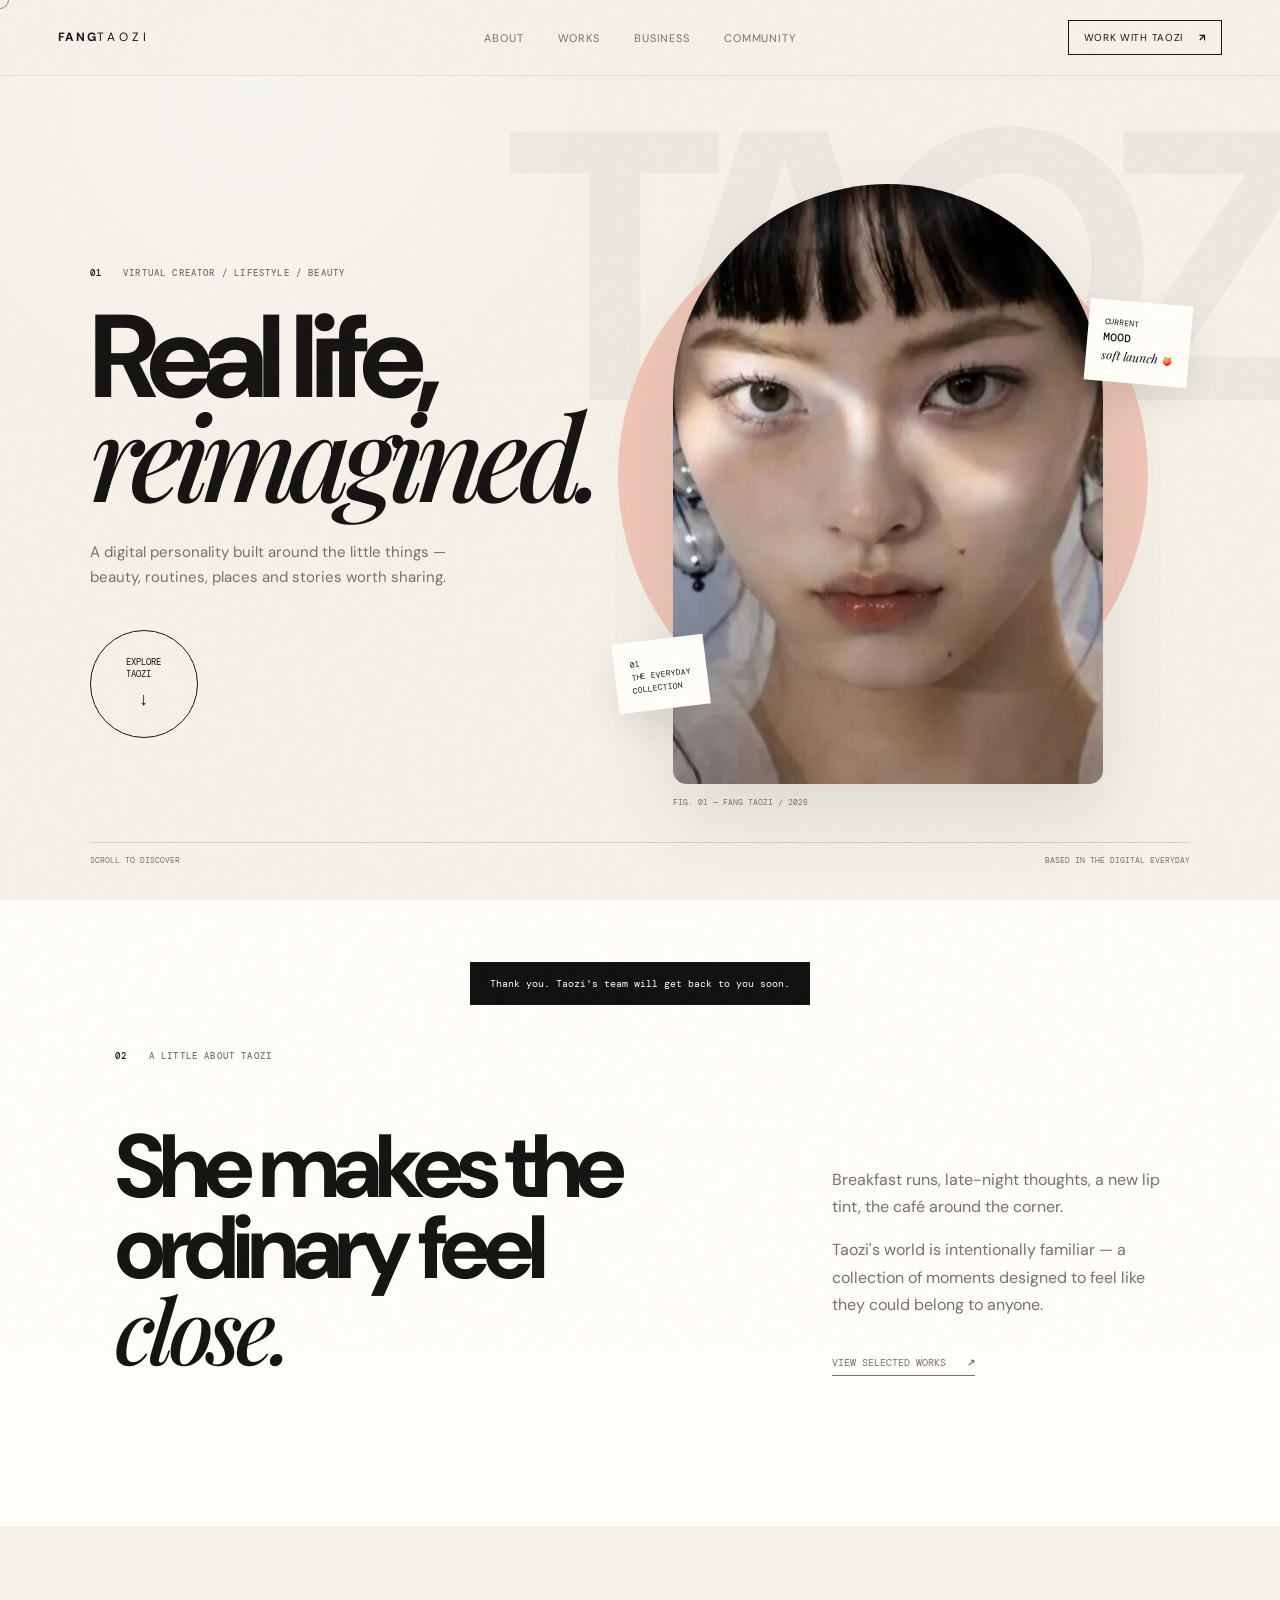
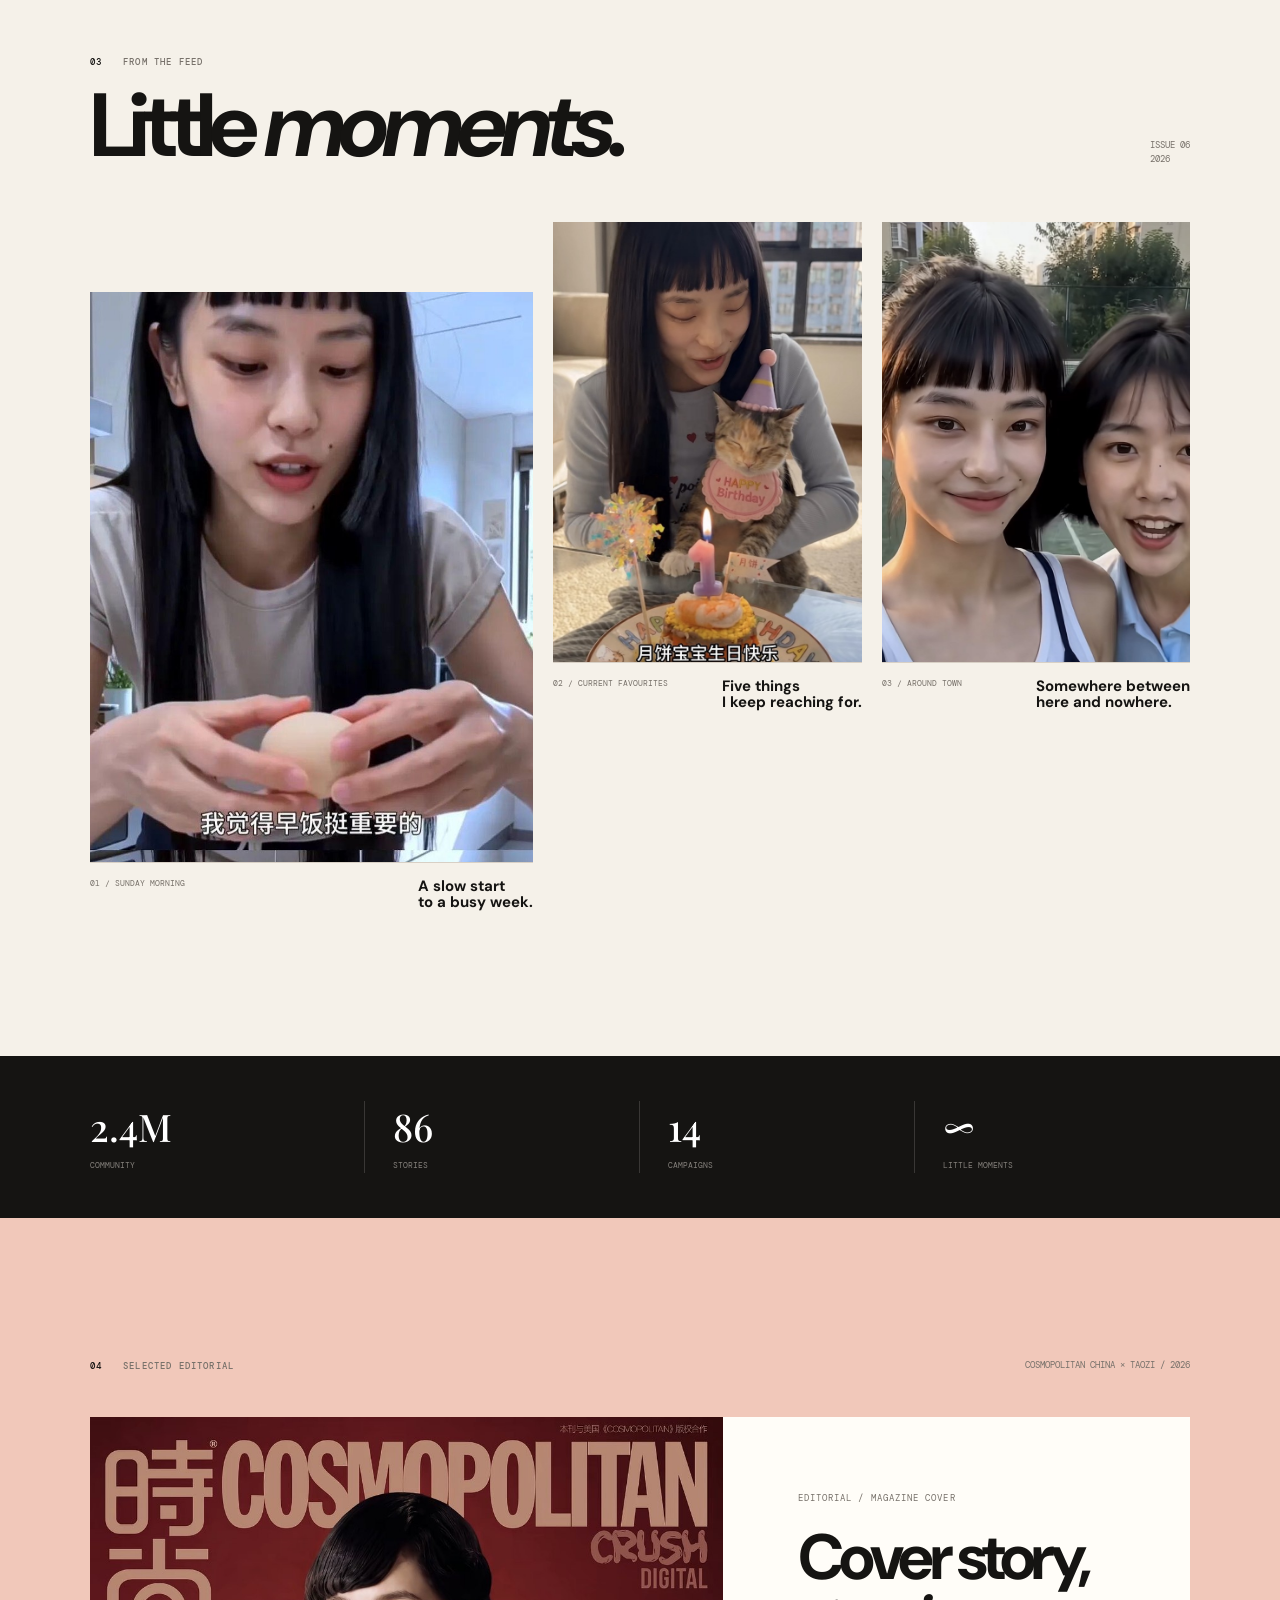
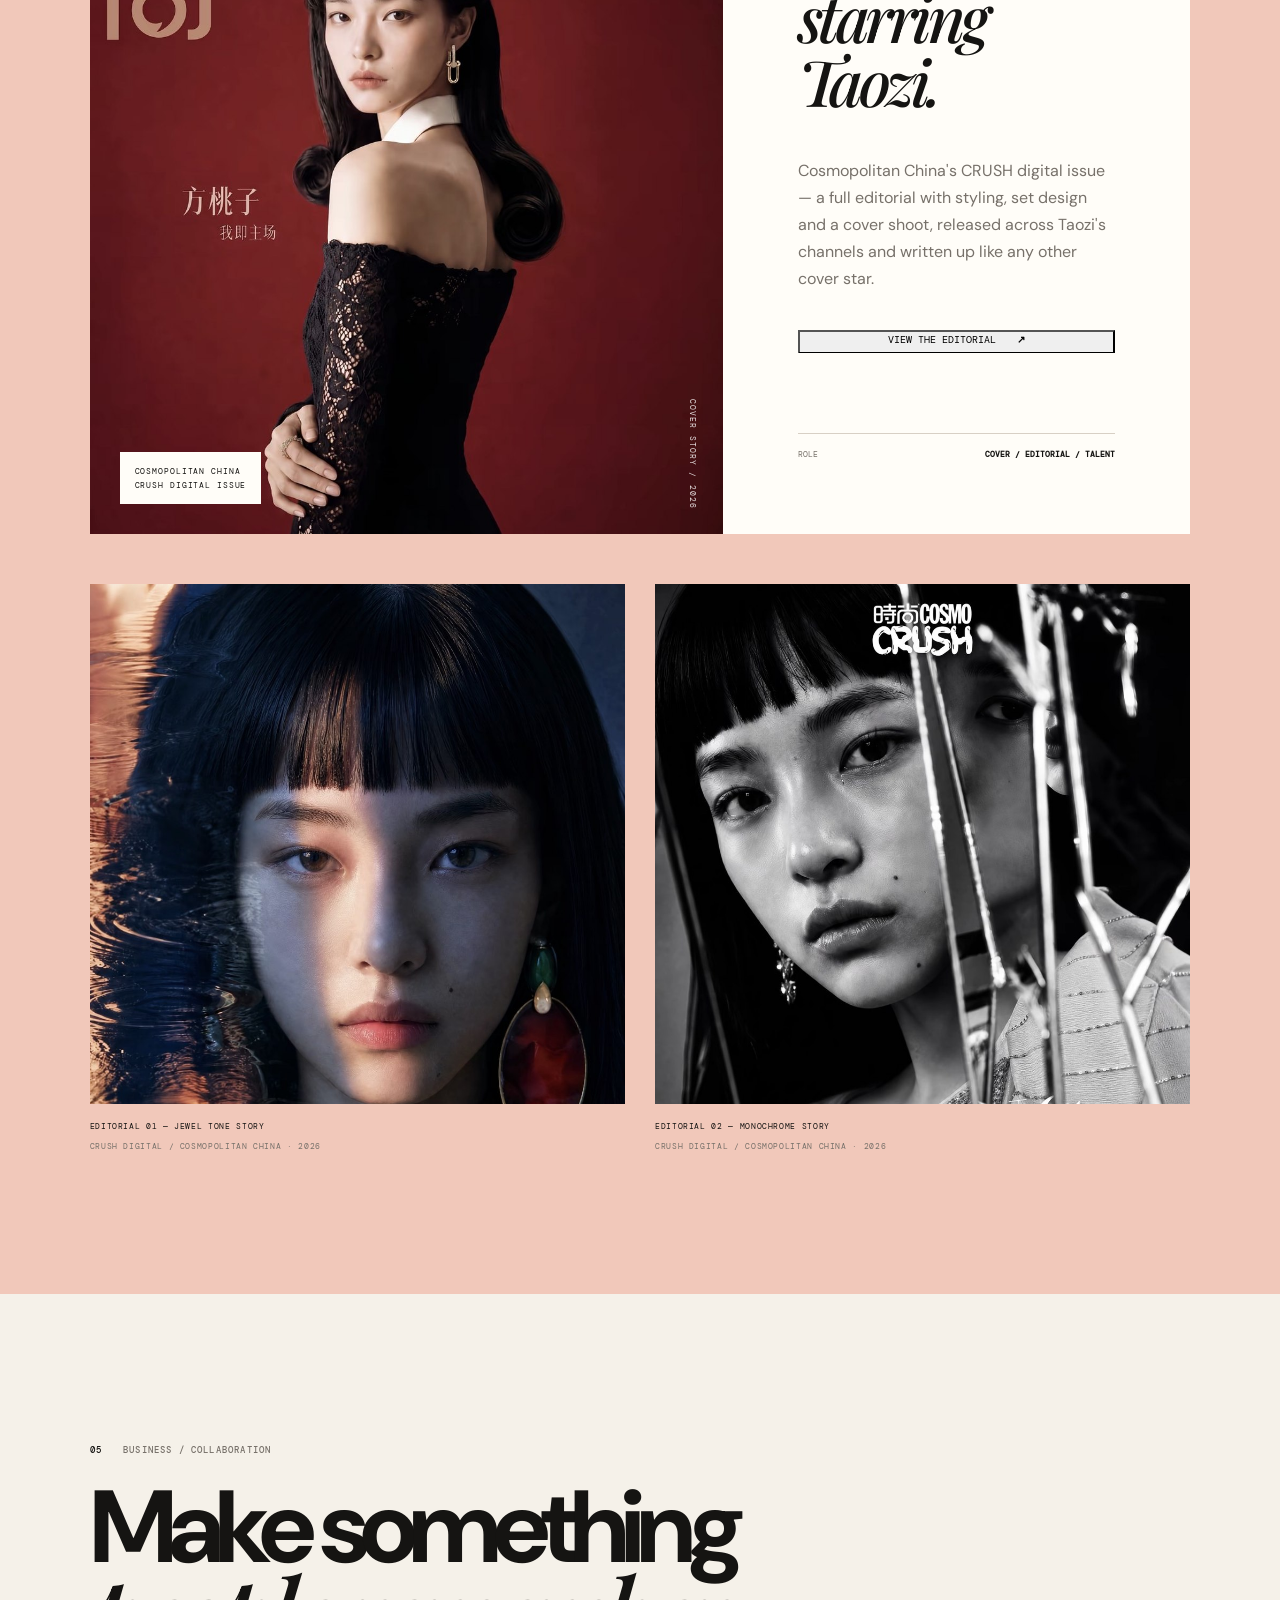
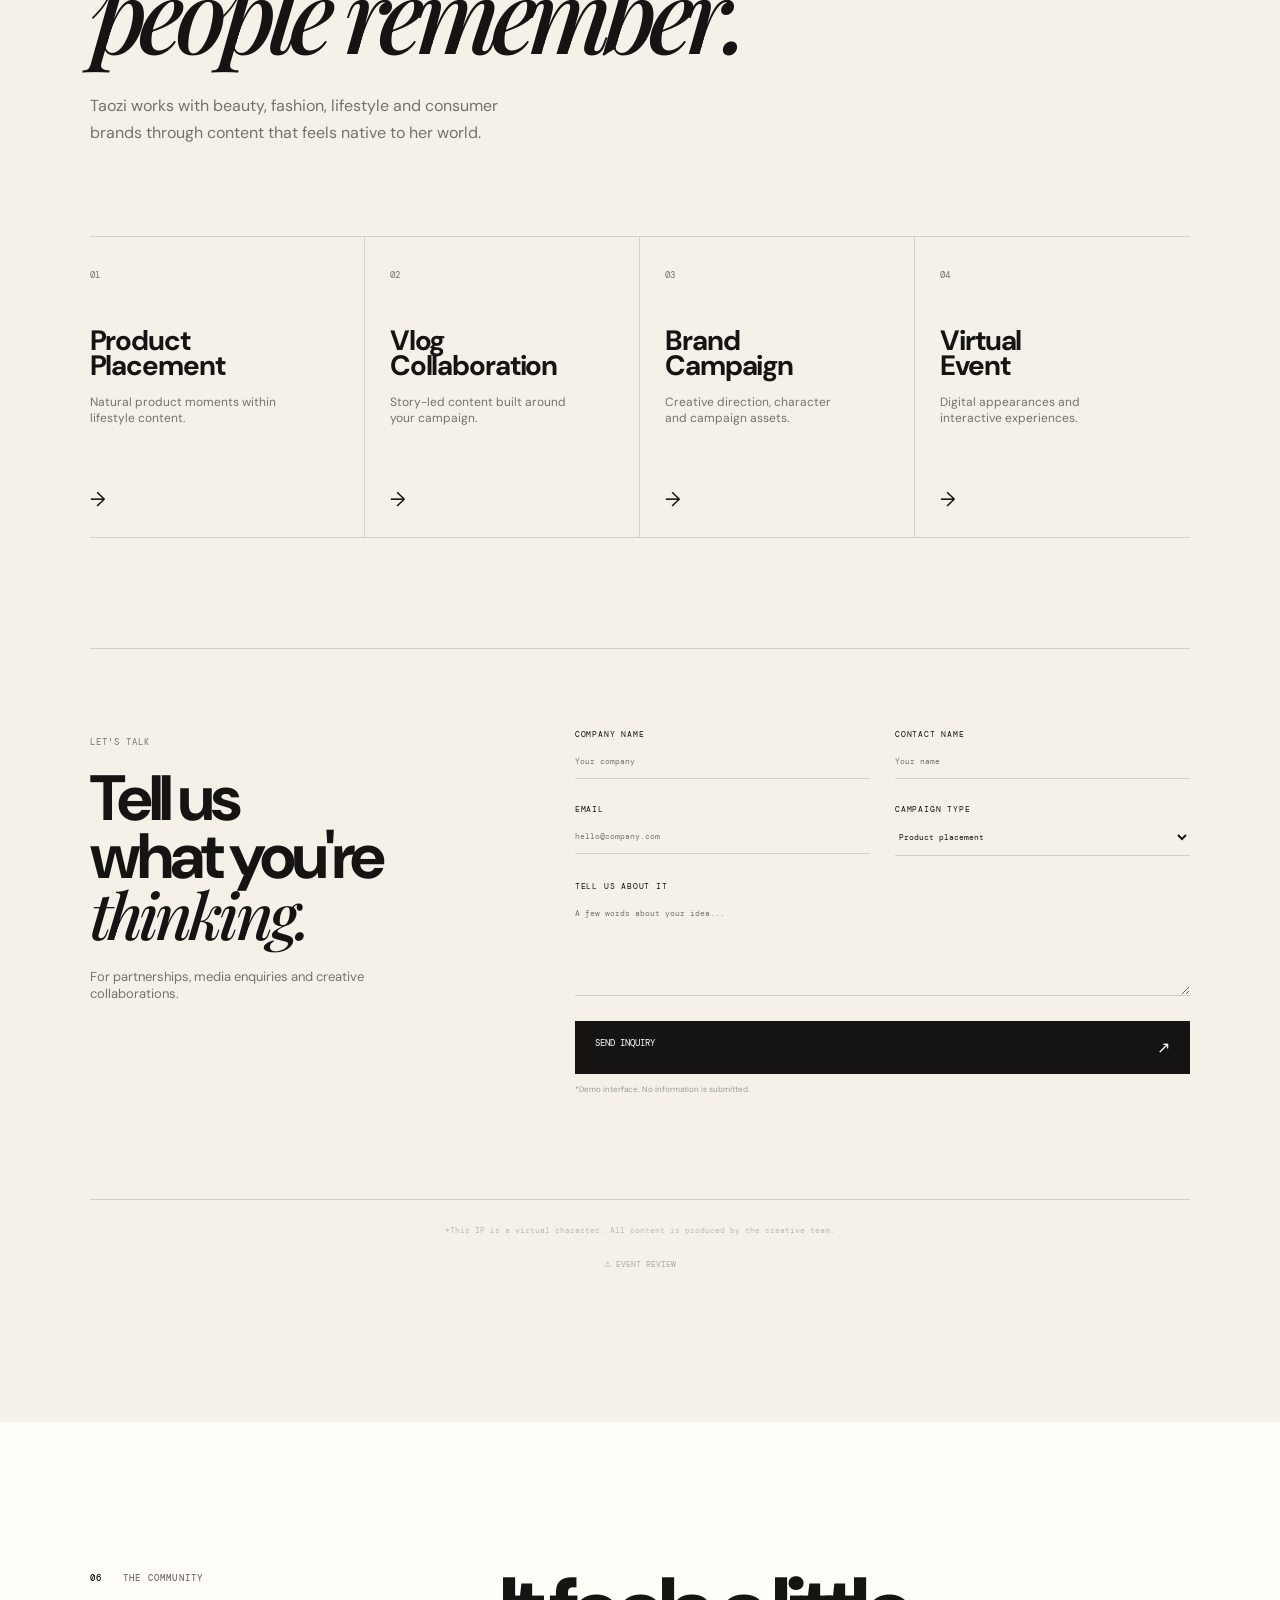
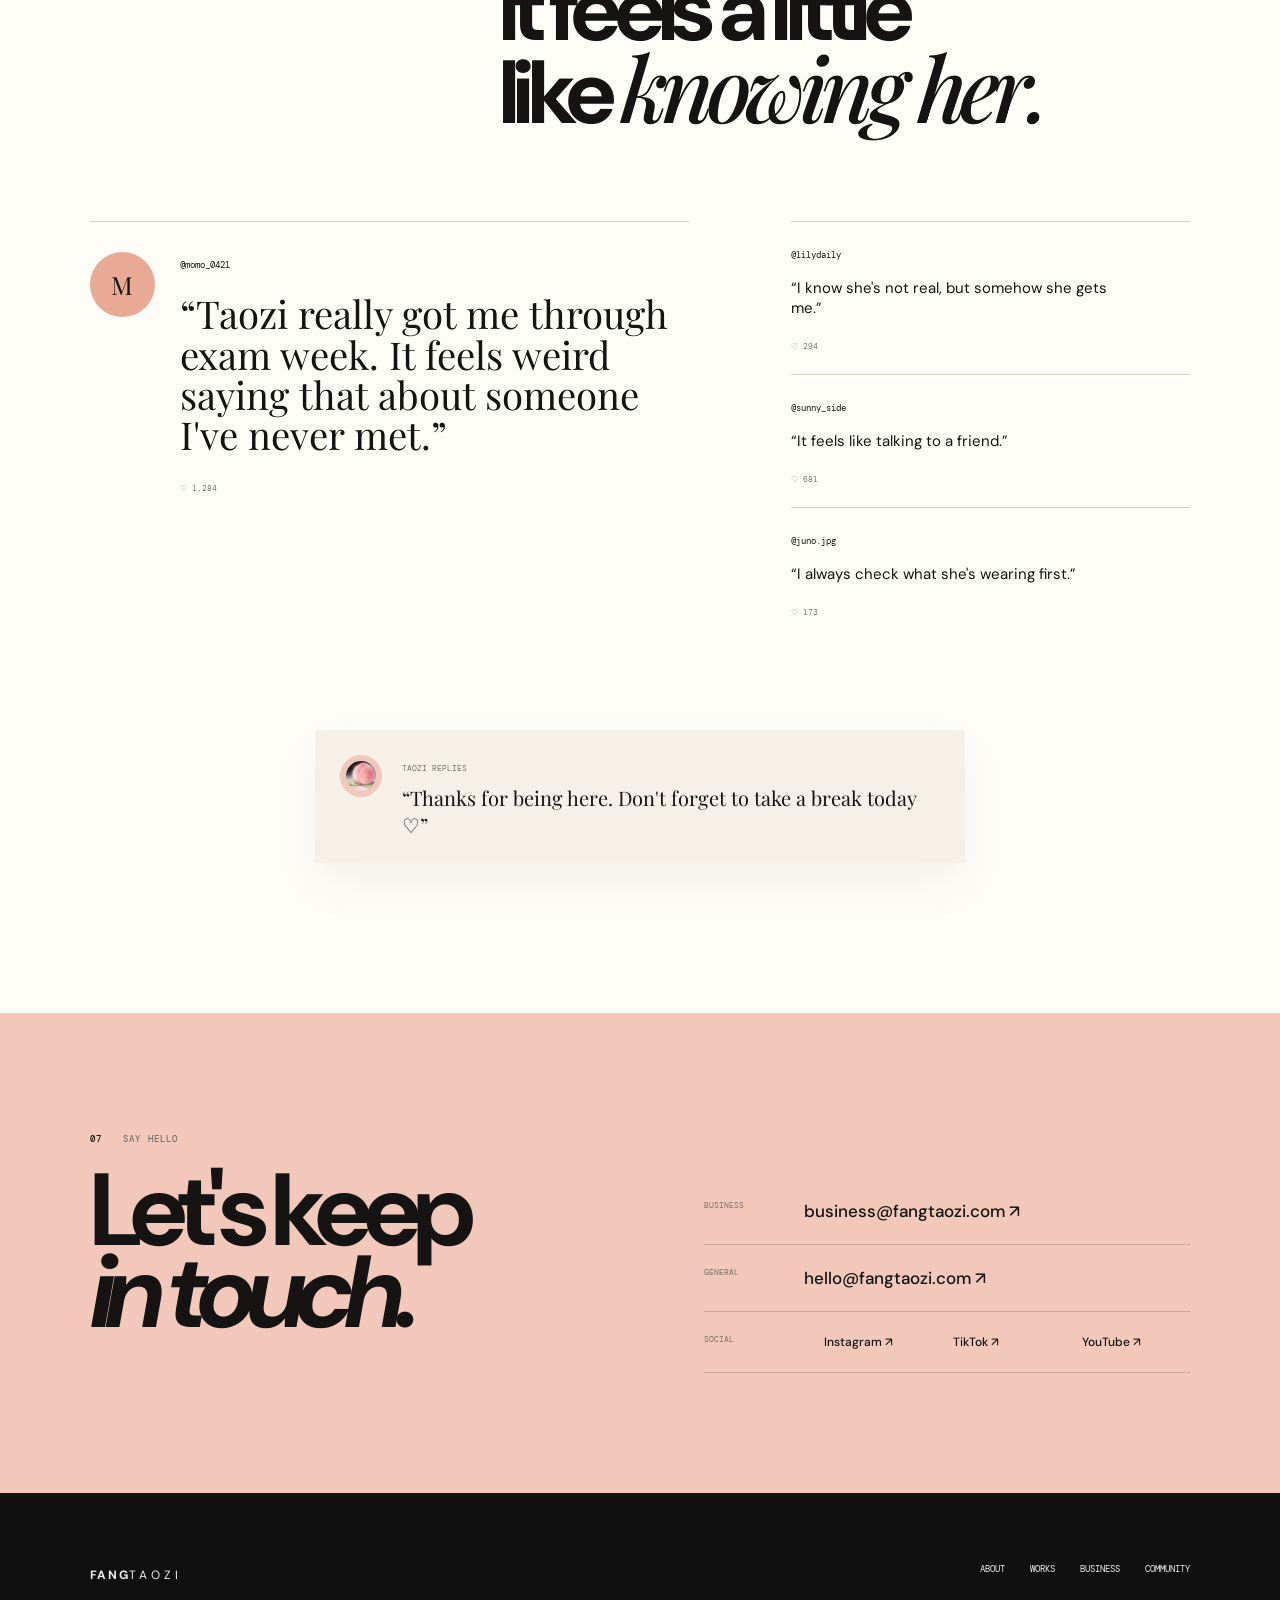
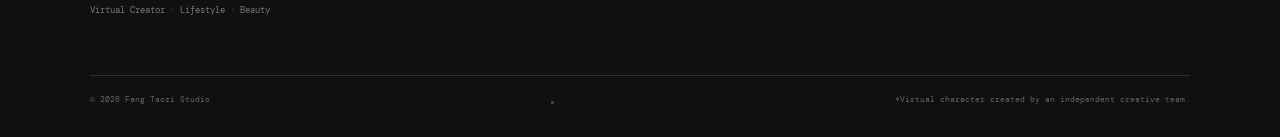
<file: index.html>
<!DOCTYPE html>
<html lang="en">
<head>
<meta charset="UTF-8">
<meta name="viewport" content="width=device-width,initial-scale=1.0">
<title>FANG TAOZI — Official Virtual Creator</title>
<meta name="description" content="Fang Taozi — virtual creator, lifestyle, beauty and brand collaborations.">
<link rel="preconnect" href="https://fonts.googleapis.com">
<link rel="preconnect" href="https://fonts.gstatic.com" crossorigin>
<link href="https://fonts.googleapis.com/css2?family=DM+Mono:wght@400;500&family=DM+Sans:wght@400;500;600;700&family=Playfair+Display:ital,wght@0,500;0,600;1,500;1,600&display=swap" rel="stylesheet">
<link rel="stylesheet" href="style.css">
<link rel="icon" type="image/jpeg" href="assets/taozi-avatar-180.jpg">
</head>
<body>
<div class="grain"></div>
<div class="cursor" id="cursor"></div>

<header class="site-nav" id="nav">
  <a href="#home" class="wordmark">FANG<span>TAOZI</span></a>
  <nav class="desktop-nav">
    <a href="#about">About</a><a href="#works">Works</a><a href="#business">Business</a><a href="#community">Community</a>
  </nav>
  <a href="#business" class="nav-pill">Work with Taozi <b>↗</b></a>
  <button class="hamburger" id="hamburger">☰</button>
</header>

<main>
<section class="hero" id="home">
  <div class="hero-bg-word">TAOZI</div>
  <div class="hero-copy">
    <div class="eyebrow"><span>01</span> VIRTUAL CREATOR / LIFESTYLE / BEAUTY</div>
    <h1>Real life,<br><i>reimagined.</i></h1>
    <p class="hero-lead">A digital personality built around the little things — beauty, routines, places and stories worth sharing.</p>
    <a class="circle-arrow" href="#about"><span>Explore<br>Taozi</span><b>↓</b></a>
  </div>
  <div class="hero-art">
    <div class="sun"></div>
    <div class="portrait-wrap">
      <div class="portrait">
        <img class="portrait-img" src="assets/taozi-hero.jpg" alt="Fang Taozi — virtual creator portrait">
      </div>
      <div class="portrait-caption">FIG. 01 — FANG TAOZI / 2026</div>
    </div>
    <div class="sticker sticker-a">CURRENT<br><b>MOOD</b><br><i>soft launch</i> 🍑</div>
    <div class="sticker sticker-b">01<br><span>THE EVERYDAY<br>COLLECTION</span></div>
  </div>
  <div class="hero-bottom"><span>SCROLL TO DISCOVER</span><span>BASED IN THE DIGITAL EVERYDAY</span></div>
</section>

<section class="manifesto" id="about">
  <div class="eyebrow"><span>02</span> A LITTLE ABOUT TAOZI</div>
  <div class="manifesto-grid">
    <h2>She makes the<br>ordinary feel <i>close.</i></h2>
    <div class="manifesto-copy">
      <p>Breakfast runs, late-night thoughts, a new lip tint, the café around the corner.</p>
      <p>Taozi's world is intentionally familiar — a collection of moments designed to feel like they could belong to anyone.</p>
      <a class="underlink" href="#works">View selected works <b>↗</b></a>
    </div>
  </div>
</section>

<section class="editorial" id="works">
  <div class="editorial-head">
    <div><div class="eyebrow"><span>03</span> FROM THE FEED</div><h2>Little <i>moments.</i></h2></div>
    <div class="issue">ISSUE 06<br>2026</div>
  </div>
  <div class="editorial-grid">
    <article class="editorial-card card-large reveal">
      <div class="photo photo-01"><img src="assets/taozi-vlog-01.jpg" alt="Taozi's morning vlog — breakfast at home"></div>
      <div class="card-meta"><small>01 / SUNDAY MORNING</small><b>A slow start<br>to a busy week.</b></div>
    </article>
    <article class="editorial-card reveal">
      <div class="photo photo-02"><img src="assets/taozi-vlog-02.jpg" alt="Taozi's vlog — flowers she keeps reaching for"></div>
      <div class="card-meta"><small>02 / CURRENT FAVOURITES</small><b>Five things<br>I keep reaching for.</b></div>
    </article>
    <article class="editorial-card reveal">
      <div class="photo photo-03"><img src="assets/taozi-vlog-03.jpg" alt="Taozi's vlog — somewhere between here and nowhere"></div>
      <div class="card-meta"><small>03 / AROUND TOWN</small><b>Somewhere between<br>here and nowhere.</b></div>
    </article>
  </div>
</section>

<section class="stats-band">
  <div><b>2.4M</b><span>COMMUNITY</span></div>
  <div><b>86</b><span>STORIES</span></div>
  <div><b>14</b><span>CAMPAIGNS</span></div>
  <div><b>∞</b><span>LITTLE MOMENTS</span></div>
</section>

<section class="campaign">
  <div class="campaign-top"><div class="eyebrow"><span>04</span> SELECTED EDITORIAL</div><span class="issue">COSMOPOLITAN CHINA × TAOZI / 2026</span></div>
  <div class="campaign-layout">
    <div class="campaign-visual">
      <img class="campaign-photo" src="assets/cosmo-cover.jpg" alt="Fang Taozi on the cover of Cosmopolitan China CRUSH">
      <span class="cover-badge">COSMOPOLITAN CHINA<br>CRUSH DIGITAL ISSUE</span>
      <span class="campaign-side">COVER STORY / 2026</span>
    </div>
    <div class="campaign-text">
      <span class="mono">EDITORIAL / MAGAZINE COVER</span>
      <h2>Cover story,<br><i>starring Taozi.</i></h2>
      <p>Cosmopolitan China's CRUSH digital issue — a full editorial with styling, set design and a cover shoot, released across Taozi's channels and written up like any other cover star.</p>
      <button id="campaignOpen" class="underlink">View the editorial <b>↗</b></button>
      <div class="campaign-foot"><span>ROLE</span><b>COVER / EDITORIAL / TALENT</b></div>
    </div>
  </div>
  <div class="campaign-spread">
    <figure>
      <img src="assets/cosmo-editorial-01.jpg" alt="Cosmopolitan China CRUSH editorial — jewel tone story">
      <figcaption><b>EDITORIAL 01 — JEWEL TONE STORY</b>CRUSH DIGITAL / COSMOPOLITAN CHINA · 2026</figcaption>
    </figure>
    <figure>
      <img src="assets/cosmo-editorial-02.jpg" alt="Cosmopolitan China CRUSH editorial — monochrome story">
      <figcaption><b>EDITORIAL 02 — MONOCHROME STORY</b>CRUSH DIGITAL / COSMOPOLITAN CHINA · 2026</figcaption>
    </figure>
  </div>
</section>

<section class="business" id="business">
  <div class="business-heading">
    <div class="eyebrow"><span>05</span> BUSINESS / COLLABORATION</div>
    <h2>Make something<br><i>people remember.</i></h2>
    <p>Taozi works with beauty, fashion, lifestyle and consumer brands through content that feels native to her world.</p>
  </div>
  <div class="services">
    <div><small>01</small><h3>Product<br>Placement</h3><p>Natural product moments within lifestyle content.</p><b>→</b></div>
    <div><small>02</small><h3>Vlog<br>Collaboration</h3><p>Story-led content built around your campaign.</p><b>→</b></div>
    <div><small>03</small><h3>Brand<br>Campaign</h3><p>Creative direction, character and campaign assets.</p><b>→</b></div>
    <div><small>04</small><h3>Virtual<br>Event</h3><p>Digital appearances and interactive experiences.</p><b>→</b></div>
  </div>
  <div class="business-form-wrap">
    <div class="form-intro"><span class="mono">LET'S TALK</span><h3>Tell us<br>what you're <i>thinking.</i></h3><p>For partnerships, media enquiries and creative collaborations.</p></div>
    <form id="businessForm">
      <label>Company name<input required placeholder="Your company"></label>
      <label>Contact name<input required placeholder="Your name"></label>
      <label>Email<input required type="email" placeholder="hello@company.com"></label>
      <label>Campaign type<select><option>Product placement</option><option>Vlog collaboration</option><option>Brand campaign</option><option>Virtual event</option></select></label>
      <label class="wide">Tell us about it<textarea placeholder="A few words about your idea..."></textarea></label>
      <button class="submit-button" type="submit">Send inquiry <span>↗</span></button>
      <small class="form-note">*Demo interface. No information is submitted.</small>
    </form>
  </div>
  <div class="tiny-door">
    <p>*This IP is a virtual character. All content is produced by the creative team.</p>
    <a href="backstage.html" aria-label="Open studio archive">⚠ EVENT REVIEW</a>
  </div>
  </section>

<section class="community" id="community">
  <div class="community-top">
    <div class="eyebrow"><span>06</span> THE COMMUNITY</div>
    <h2>It feels a little<br>like <i>knowing her.</i></h2>
  </div>
  <div class="community-grid">
    <div class="comment-main">
      <div class="avatar">M</div><div><small>@momo_0421</small><p>“Taozi really got me through exam week. It feels weird saying that about someone I've never met.”</p><span>♡ 1,284</span></div>
    </div>
    <div class="comment-side">
      <article><b>@lilydaily</b><p>“I know she's not real, but somehow she gets me.”</p><small>♡ 294</small></article>
      <article><b>@sunny_side</b><p>“It feels like talking to a friend.”</p><small>♡ 681</small></article>
      <article><b>@juno.jpg</b><p>“I always check what she's wearing first.”</p><small>♡ 173</small></article>
    </div>
  </div>
  <div class="reply"><div class="peach-dot"><img src="assets/taozi-avatar-180.jpg" alt="Taozi avatar"></div><div><small>TAOZI REPLIES</small><p>“Thanks for being here. Don't forget to take a break today ♡”</p></div></div>
</section>

<section class="contact">
  <div class="contact-left"><div class="eyebrow"><span>07</span> SAY HELLO</div><h2>Let's keep<br><i>in touch.</i></h2></div>
  <div class="contact-right">
    <a href="mailto:business@fangtaozi.com"><small>BUSINESS</small><b>business@fangtaozi.com ↗</b></a>
    <a href="mailto:hello@fangtaozi.com"><small>GENERAL</small><b>hello@fangtaozi.com ↗</b></a>
    <div class="social-row"><small>SOCIAL</small><b>Instagram ↗</b><b>TikTok ↗</b><b>YouTube ↗</b></div>
  </div>
</section>

<footer>
  <div class="footer-brand"><a href="#home" class="wordmark">FANG<span>TAOZI</span></a><p>Virtual Creator · Lifestyle · Beauty</p></div>
  <div class="footer-nav"><a href="#about">About</a><a href="#works">Works</a><a href="#business">Business</a><a href="#community">Community</a></div>
  <div class="footer-bottom"><span>© 2026 Fang Taozi Studio</span><a class="secret-door" href="backstage.html" aria-label="Open studio archive">·</a><span>*Virtual character created by an independent creative team.</span></div>
</footer>

<div class="modal" id="modal"><div class="modal-card"><button id="modalClose">×</button><small class="mono">COSMOPOLITAN CHINA × TAOZI / 2026</small><h2>Cover story,<br><i>starring Taozi.</i></h2><div class="campaign-sheet"><div><span>ISSUE</span><b>CRUSH DIGITAL / COSMOPOLITAN CHINA</b></div><div><span>FORMAT</span><b>COVER + 4-PAGE EDITORIAL</b></div><div><span>ROLE</span><b>CREATIVE DIRECTION / STYLING / COVER TALENT</b></div><div><span>RELEASED</span><b>2026</b></div></div><p>Produced the way any cover is — crew, set, styling, retouch — and Taozi can shoot the whole issue in a single day.</p></div></div>
<div class="toast" id="toast">Thank you. Taozi's team will get back to you soon.</div>
<script src="script.js"></script>
</body>
</html>
</file>
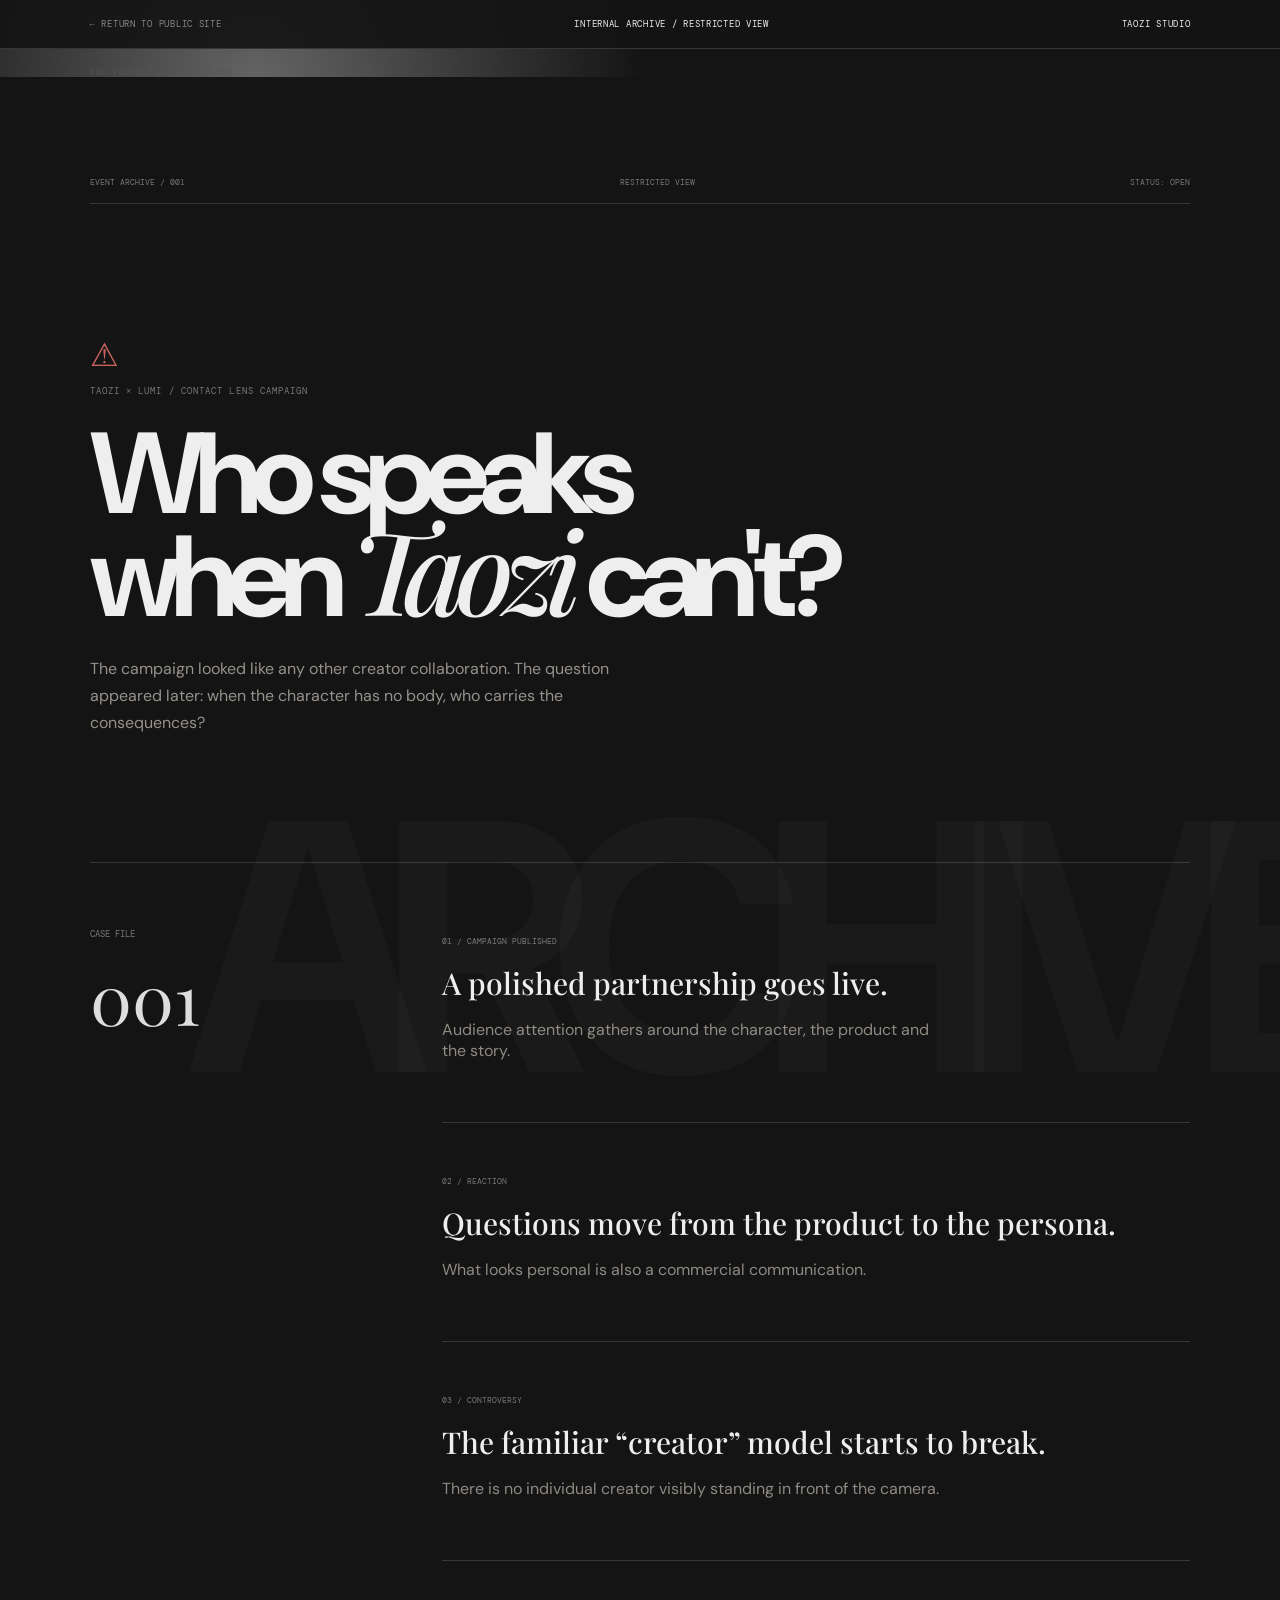
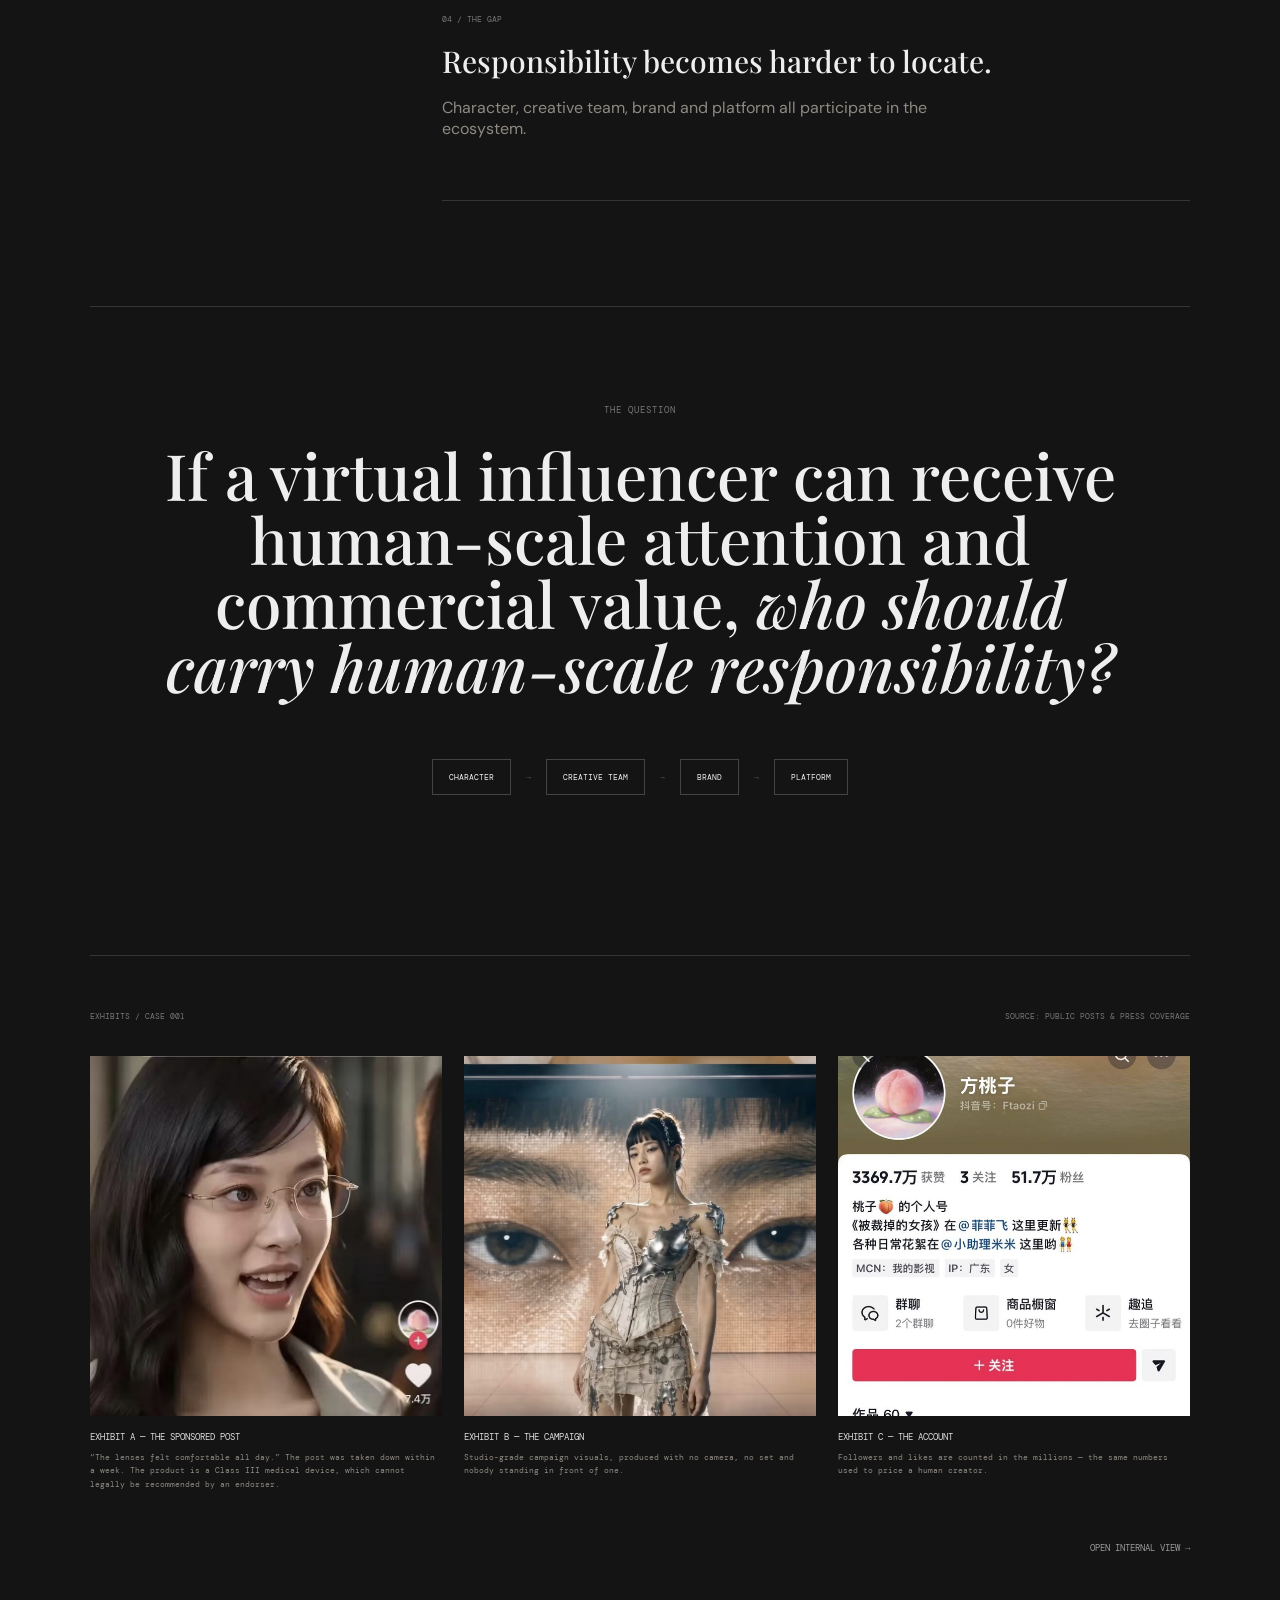
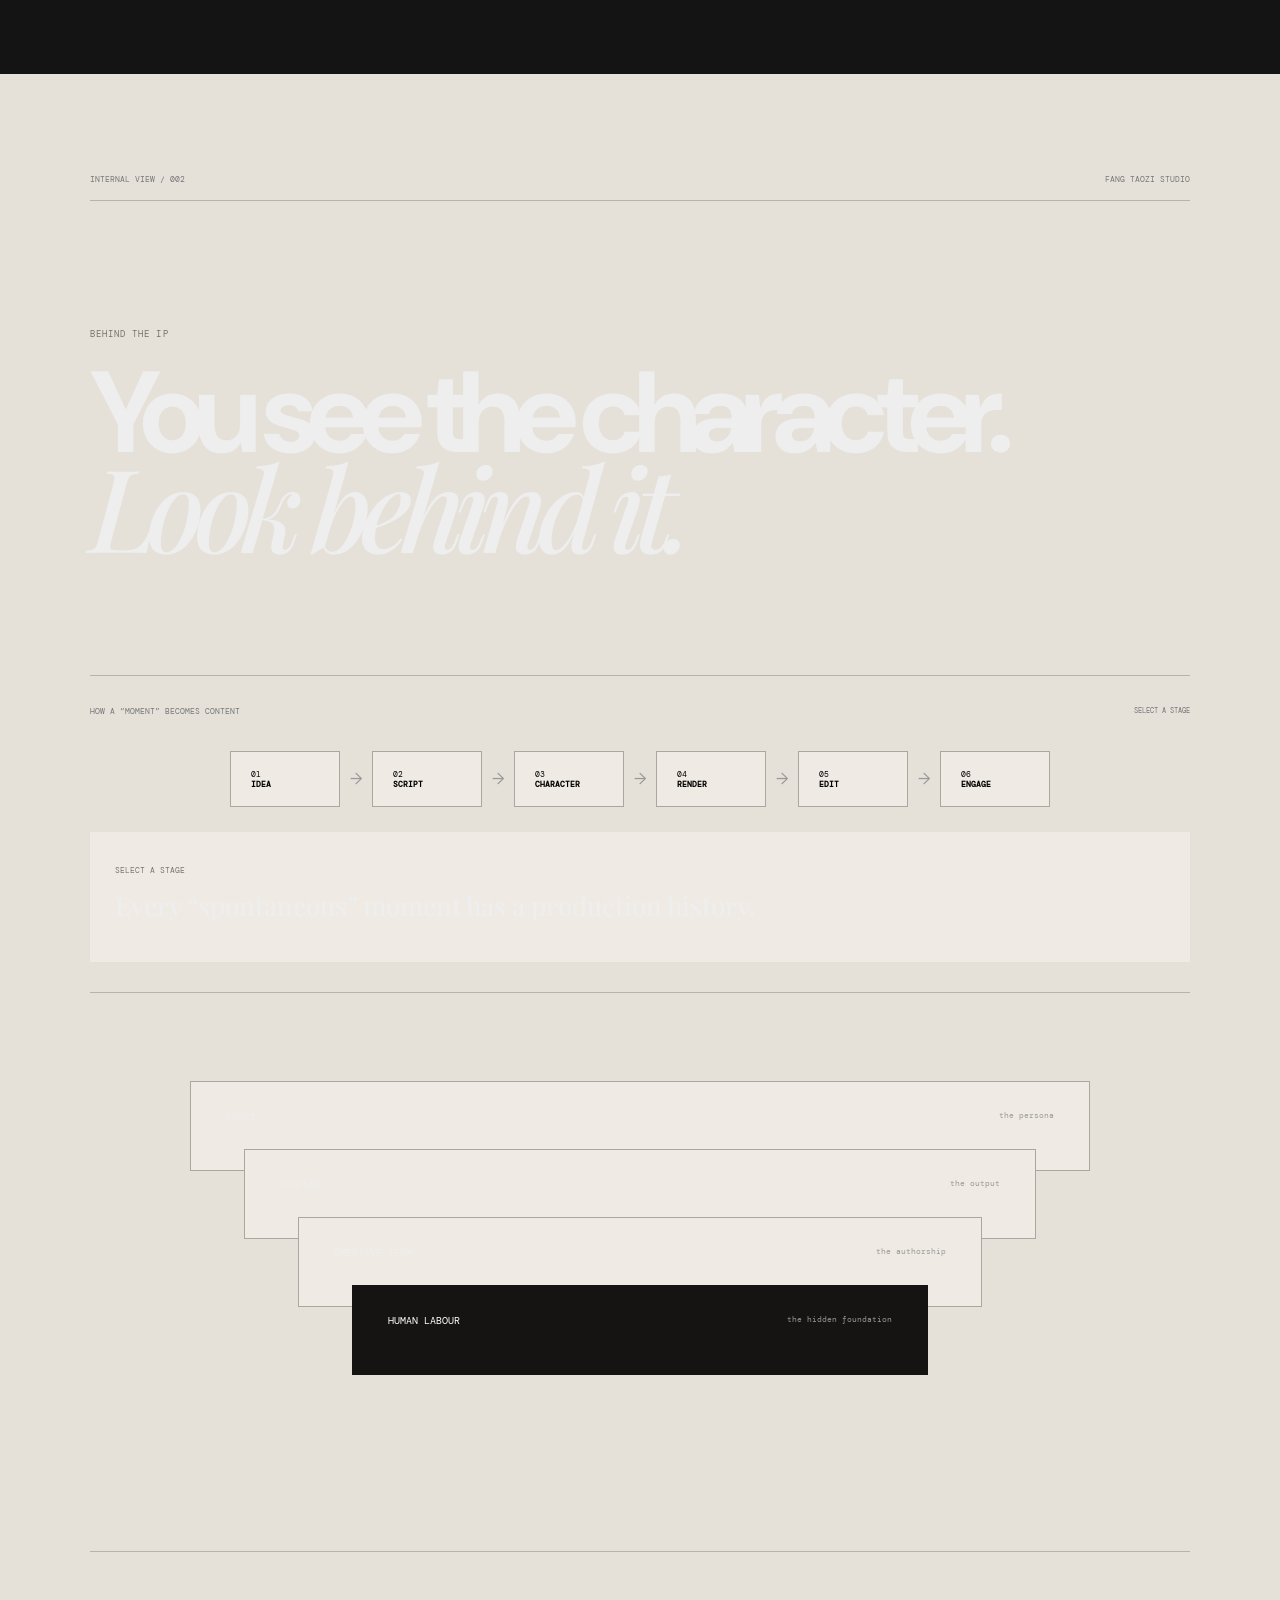
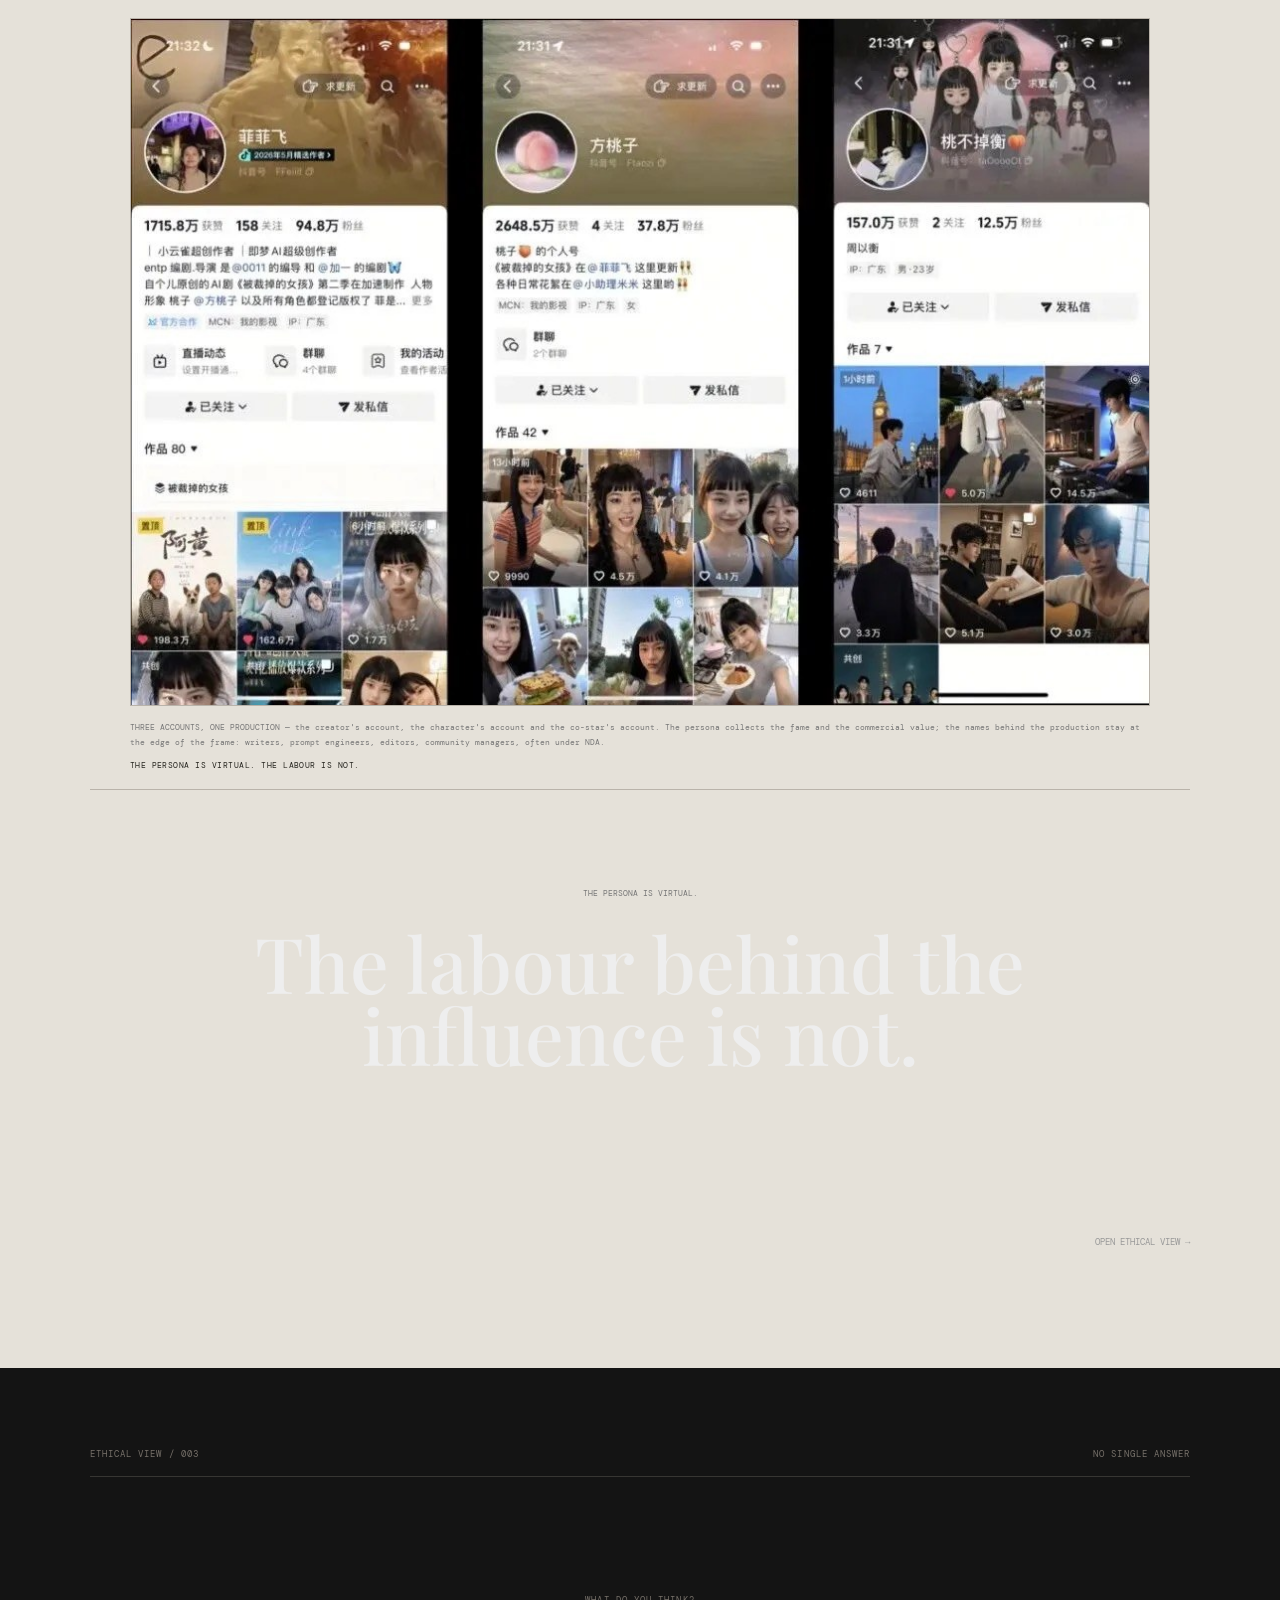
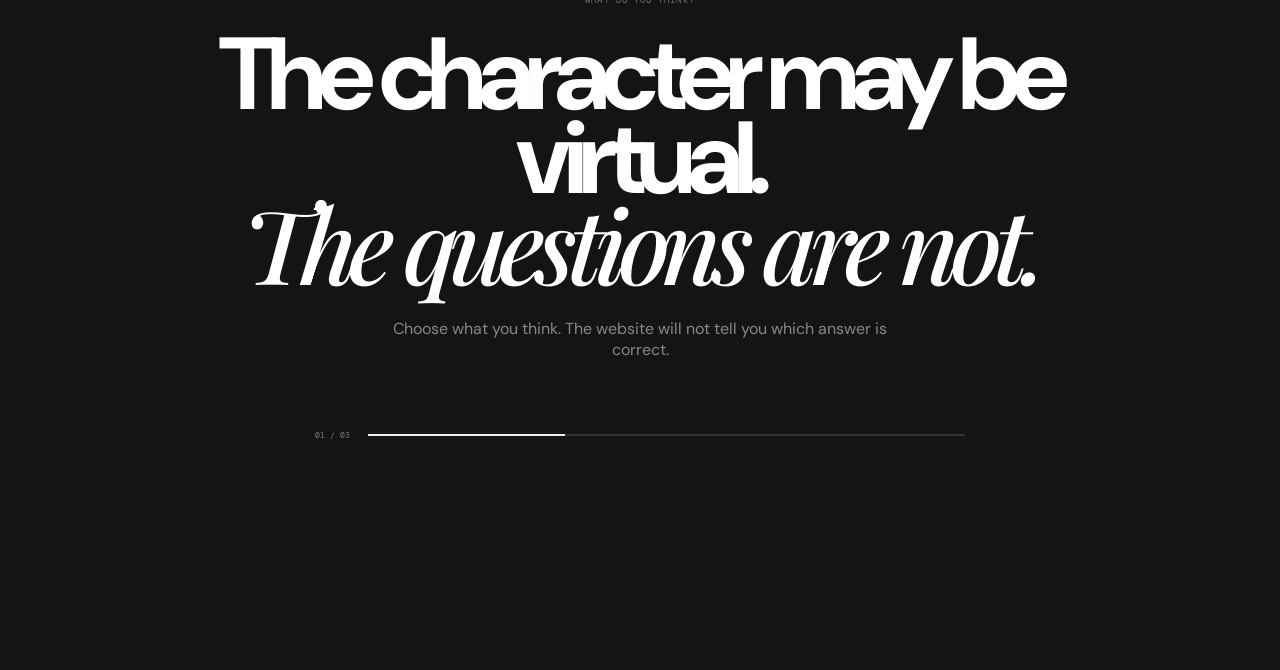
<file: backstage.html>
<!DOCTYPE html>
<html lang="en">
<head>
<meta charset="UTF-8">
<meta name="viewport" content="width=device-width, initial-scale=1.0">
<title>Internal Archive — Fang Taozi</title>
<link rel="preconnect" href="https://fonts.googleapis.com">
<link rel="preconnect" href="https://fonts.gstatic.com" crossorigin>
<link href="https://fonts.googleapis.com/css2?family=DM+Mono:wght@400;500&family=DM+Sans:wght@400;500;600;700&family=Playfair+Display:ital,wght@0,500;0,600;1,500;1,600&display=swap" rel="stylesheet">
<link rel="stylesheet" href="style.css">
<style>
body{margin:0;background:#141414;color:#eee}.backstage-page{min-height:100vh}.backstage-head{position:sticky;top:0;z-index:20;background:rgba(20,20,20,.92);backdrop-filter:blur(14px);border-bottom:1px solid #373633;padding:18px 7vw;display:flex;justify-content:space-between;align-items:center;font:9px var(--mono);letter-spacing:.08em}.backstage-head a{color:#eee;text-decoration:none}.backstage-head .back{color:#888}.backstage-head .back:hover{color:#fff}.archive,.behind,.questions{margin:0}.secret-note{position:fixed;right:20px;bottom:16px;font:8px var(--mono);color:#444;z-index:30}.archive-next{text-decoration:none}.archive-next:hover{text-decoration:none}.quiz-option{cursor:pointer}.secret-intro{padding:18px 7vw 0;color:#555;font:8px var(--mono);letter-spacing:.12em}
@media(max-width:700px){.backstage-head{padding:16px 6vw}.secret-intro{padding-left:6vw;padding-right:6vw}}
</style>
</head>
<body>
<div class="backstage-page">
<header class="backstage-head"><a href="index.html" class="back">← RETURN TO PUBLIC SITE</a><span>INTERNAL ARCHIVE / RESTRICTED VIEW</span><span>TAOZI STUDIO</span></header>
<div class="secret-intro">YOU FOUND THE OTHER SIDE.</div>
<section class="archive" id="archive">
  <div class="archive-noise"></div>
  <div class="archive-bar"><span>EVENT ARCHIVE / 001</span><span>RESTRICTED VIEW</span><span>STATUS: OPEN</span></div>
  <div class="archive-hero">
    <div class="warning">⚠</div>
    <p class="mono">TAOZI × LUMI / CONTACT LENS CAMPAIGN</p>
    <h2>Who speaks<br>when <i>Taozi</i> can't?</h2>
    <p class="archive-lead">The campaign looked like any other creator collaboration. The question appeared later: when the character has no body, who carries the consequences?</p>
  </div>
  <div class="case-grid">
    <div class="case-index"><span>CASE FILE</span><b>001</b></div>
    <div class="timeline">
      <article><small>01 / CAMPAIGN PUBLISHED</small><h3>A polished partnership goes live.</h3><p>Audience attention gathers around the character, the product and the story.</p></article>
      <article><small>02 / REACTION</small><h3>Questions move from the product to the persona.</h3><p>What looks personal is also a commercial communication.</p></article>
      <article><small>03 / CONTROVERSY</small><h3>The familiar “creator” model starts to break.</h3><p>There is no individual creator visibly standing in front of the camera.</p></article>
      <article><small>04 / THE GAP</small><h3>Responsibility becomes harder to locate.</h3><p>Character, creative team, brand and platform all participate in the ecosystem.</p></article>
    </div>
  </div>
  <div class="accountability">
    <span class="mono">THE QUESTION</span>
    <h3>If a virtual influencer can receive human-scale attention and commercial value, <i>who should carry human-scale responsibility?</i></h3>
    <div class="actors"><span>CHARACTER</span><i>→</i><span>CREATIVE TEAM</span><i>→</i><span>BRAND</span><i>→</i><span>PLATFORM</span></div>
  </div>
  <div class="evidence">
    <div class="evidence-head"><span>EXHIBITS / CASE 001</span><span>SOURCE: PUBLIC POSTS &amp; PRESS COVERAGE</span></div>
    <div class="evidence-grid">
      <figure>
        <img src="assets/evidence-lens-ad.jpg" alt="Screenshot of the sponsored contact lens post">
        <figcaption><b>EXHIBIT A — THE SPONSORED POST</b>“The lenses felt comfortable all day.” The post was taken down within a week. The product is a Class III medical device, which cannot legally be recommended by an endorser.</figcaption>
      </figure>
      <figure>
        <img src="assets/lumi-campaign.jpg" alt="Campaign visual produced for the character">
        <figcaption><b>EXHIBIT B — THE CAMPAIGN</b>Studio-grade campaign visuals, produced with no camera, no set and nobody standing in front of one.</figcaption>
      </figure>
      <figure>
        <img src="assets/evidence-profile.jpg" alt="Account profile page with follower and like counts">
        <figcaption><b>EXHIBIT C — THE ACCOUNT</b>Followers and likes are counted in the millions — the same numbers used to price a human creator.</figcaption>
      </figure>
    </div>
  </div>
  <a class="archive-next" href="#behind">OPEN INTERNAL VIEW →</a>
</section>
<section class="behind" id="behind">
  <div class="behind-bar"><span>INTERNAL VIEW / 002</span><span>FANG TAOZI STUDIO</span></div>
  <div class="behind-title"><span class="mono">BEHIND THE IP</span><h2>You see the character.<br><i>Look behind it.</i></h2></div>
  <div class="production">
    <div class="production-title"><span>HOW A “MOMENT” BECOMES CONTENT</span><small>SELECT A STAGE</small></div>
    <div class="stages">
      <button data-info="idea">01<br><b>IDEA</b></button><i>→</i><button data-info="script">02<br><b>SCRIPT</b></button><i>→</i><button data-info="character">03<br><b>CHARACTER</b></button><i>→</i><button data-info="render">04<br><b>RENDER</b></button><i>→</i><button data-info="edit">05<br><b>EDIT</b></button><i>→</i><button data-info="engage">06<br><b>ENGAGE</b></button>
    </div>
    <div class="stage-detail" id="stageDetail"><small>SELECT A STAGE</small><p>Every “spontaneous” moment has a production history.</p></div>
  </div>
  <div class="layer-stack">
    <div>TAOZI <small>the persona</small></div>
    <div>CONTENT <small>the output</small></div>
    <div>CREATIVE TEAM <small>the authorship</small></div>
    <div>HUMAN LABOUR <small>the hidden foundation</small></div>
  </div>
  <div class="behind-evidence">
    <figure>
      <img src="assets/evidence-accounts.jpg" alt="Three accounts: the creator's account, the character's account and the co-star's account">
      <figcaption>THREE ACCOUNTS, ONE PRODUCTION — the creator's account, the character's account and the co-star's account. The persona collects the fame and the commercial value; the names behind the production stay at the edge of the frame: writers, prompt engineers, editors, community managers, often under NDA. <b>THE PERSONA IS VIRTUAL. THE LABOUR IS NOT.</b></figcaption>
    </figure>
  </div>
  <div class="behind-statement"><small>THE PERSONA IS VIRTUAL.</small><h3>The labour behind the influence is not.</h3></div>
  <a class="archive-next" href="#questions">OPEN ETHICAL VIEW →</a>
</section>
<section class="questions" id="questions">
  <div class="question-top"><span class="mono">ETHICAL VIEW / 003</span><span class="mono">NO SINGLE ANSWER</span></div>
  <div class="question-center"><span class="mono">WHAT DO YOU THINK?</span><h2>The character may be virtual.<br><i>The questions are not.</i></h2><p>Choose what you think. The website will not tell you which answer is correct.</p></div>
  <div id="quiz">
    <div class="progress"><span id="qProgress">01 / 03</span><i><b id="progressBar"></b></i></div>
    <div id="quizQuestion"></div><div class="options" id="quizOptions"></div><div class="feedback" id="quizFeedback"></div>
  </div>
  <div id="quizFinal" class="quiz-final hidden"><span class="mono">END OF ARCHIVE</span><h3>Maybe the important question<br>isn't who is real.</h3><p>Maybe it is who becomes responsible when the effects are real.</p><a href="index.html" class="circle-arrow dark-circle">Back<br>to Taozi <b>↗</b></a></div>
</section>
</div>
<script src="backstage.js"></script>
</body>
</html>
</file>
<file: style.css>
:root{
--paper:#f5f1e9;--white:#fffdf8;--ink:#151412;--muted:#77716a;--line:#d8d0c5;
--peach:#e9aa95;--peach-light:#f1c8ba;--sage:#c1cdbd;--night:#161616;--red:#b44f45;
--sans:"DM Sans",sans-serif;--serif:"Playfair Display",serif;--mono:"DM Mono",monospace;
}
*{box-sizing:border-box}html{scroll-behavior:smooth}body{margin:0;background:var(--paper);color:var(--ink);font-family:var(--sans);overflow-x:hidden}
body:before{content:"";position:fixed;inset:0;pointer-events:none;background:radial-gradient(circle at 20% 10%,rgba(255,255,255,.35),transparent 30%);z-index:-2}
.grain{position:fixed;inset:-50%;opacity:.035;pointer-events:none;z-index:100;background-image:url("data:image/svg+xml,%3Csvg viewBox='0 0 180 180' xmlns='http://www.w3.org/2000/svg'%3E%3Cfilter id='n'%3E%3CfeTurbulence type='fractalNoise' baseFrequency='.8' numOctaves='4' stitchTiles='stitch'/%3E%3C/filter%3E%3Crect width='100%25' height='100%25' filter='url(%23n)' opacity='.6'/%3E%3C/svg%3E");animation:grain .18s steps(2) infinite}
@keyframes grain{0%{transform:translate(0,0)}25%{transform:translate(2%,-1%)}50%{transform:translate(-1%,2%)}75%{transform:translate(1%,1%)}100%{transform:translate(-2%,-1%)}}
.cursor{position:fixed;width:18px;height:18px;border:1px solid rgba(21,20,18,.45);border-radius:50%;pointer-events:none;z-index:101;transform:translate(-50%,-50%);transition:width .2s,height .2s,background .2s;mix-blend-mode:multiply}
a{color:inherit;text-decoration:none}button,input,select,textarea{font:inherit}button{cursor:pointer}::selection{background:var(--peach);color:var(--ink)}
.site-nav{height:76px;position:fixed;left:0;right:0;top:0;z-index:50;display:grid;grid-template-columns:1fr auto 1fr;align-items:center;padding:0 4.5vw;background:rgba(245,241,233,.82);backdrop-filter:blur(18px);border-bottom:1px solid rgba(21,20,18,.08)}
.wordmark{font-size:12px;font-weight:700;letter-spacing:.14em;line-height:.9}.wordmark span{font-weight:400;letter-spacing:.32em}
.desktop-nav{display:flex;gap:34px;font-size:11px;text-transform:uppercase;letter-spacing:.08em}.desktop-nav a{opacity:.58;transition:.25s}.desktop-nav a:hover{opacity:1}
.nav-pill{justify-self:end;border:1px solid var(--ink);padding:10px 15px;font-size:10px;text-transform:uppercase;letter-spacing:.07em}.nav-pill b{margin-left:12px}
.hamburger{display:none;border:0;background:none;font-size:22px}
.eyebrow{font:500 9px var(--mono);letter-spacing:.13em;color:var(--muted)}.eyebrow span{margin-right:15px;color:var(--ink)}
.hero{min-height:100vh;padding:150px 7vw 45px;display:grid;grid-template-columns:45% 55%;position:relative;overflow:hidden}
.hero-bg-word{position:absolute;font-size:30vw;font-weight:700;letter-spacing:-.1em;color:rgba(21,20,18,.035);right:-3%;top:15%;line-height:.7;pointer-events:none}
.hero-copy{align-self:center;z-index:2}.hero h1{font-size:clamp(70px,9.2vw,145px);letter-spacing:-.075em;line-height:.82;margin:30px 0}.hero h1 i,.manifesto h2 i,.campaign h2 i,.business h2 i,.community h2 i,.archive h2 i,.behind h2 i,.question-center h2 i,.quiz-final h3 i{font-family:var(--serif);font-weight:500}
.hero-lead{max-width:410px;color:var(--muted);font-size:15px;line-height:1.65}.circle-arrow{margin-top:40px;width:108px;height:108px;border:1px solid var(--ink);border-radius:50%;display:flex;flex-direction:column;align-items:center;justify-content:center;font:9px var(--mono);text-transform:uppercase;transition:.35s}.circle-arrow b{font-size:18px;font-weight:400;margin-top:7px}.circle-arrow:hover{background:var(--ink);color:var(--paper);transform:rotate(-8deg)}
.hero-art{height:690px;position:relative;display:flex;justify-content:center;align-items:center}.sun{position:absolute;width:530px;height:530px;background:var(--peach-light);border-radius:50%;top:60px;right:7%}.portrait-wrap{position:relative;z-index:2}.portrait{width:min(430px,35vw);height:600px;border-radius:220px 220px 14px 14px;overflow:hidden;box-shadow:0 30px 80px rgba(60,40,30,.12)}.image-placeholder{width:100%;height:100%;background:linear-gradient(145deg,#f4d0c1 0%,#df9e89 48%,#b97865 100%);display:flex;align-items:center;justify-content:center;flex-direction:column;color:rgba(42,25,20,.45)}.image-placeholder strong{font:500 42px var(--serif);letter-spacing:-.04em}.image-placeholder small{font:8px var(--mono);margin-top:10px}.portrait-caption{font:8px var(--mono);margin-top:13px;color:var(--muted)}
.sticker{position:absolute;z-index:4;background:var(--white);box-shadow:0 15px 40px rgba(0,0,0,.09);padding:16px;font:8px var(--mono);line-height:1.6}.sticker b{font-weight:500;font-size:11px}.sticker i{font-family:var(--serif);font-size:12px}.sticker-a{right:0;top:22%;transform:rotate(5deg)}.sticker-b{left:5%;bottom:19%;transform:rotate(-7deg)}
.hero-bottom{position:absolute;bottom:35px;left:7vw;right:7vw;border-top:1px solid var(--line);padding-top:12px;display:flex;justify-content:space-between;font:8px var(--mono);color:var(--muted)}
.manifesto{padding:150px 9vw;background:var(--white)}.manifesto-grid{display:grid;grid-template-columns:1.15fr .65fr;gap:10vw;align-items:end;margin-top:65px}.manifesto h2{font-size:clamp(50px,7vw,105px);letter-spacing:-.07em;line-height:.9;margin:0}.manifesto-copy{color:var(--muted);font-size:16px;line-height:1.7}.manifesto-copy p{max-width:390px}.underlink{display:inline-block;border-bottom:1px solid currentColor;padding-bottom:6px;margin-top:22px;font:10px var(--mono);text-transform:uppercase}.underlink b{margin-left:15px}
.editorial{padding:130px 7vw}.editorial-head{display:flex;justify-content:space-between;align-items:end;margin-bottom:55px}.editorial h2{font-size:clamp(55px,7vw,100px);line-height:.9;letter-spacing:-.07em;margin:18px 0 0}.issue{font:9px var(--mono);color:var(--muted);line-height:1.6}.editorial-grid{display:grid;grid-template-columns:1.15fr .8fr .8fr;gap:20px;align-items:start}.editorial-card{transition:transform .6s}.editorial-card:hover{transform:translateY(-8px)}.card-large{margin-top:70px}.photo{height:440px;display:flex;align-items:center;justify-content:center;font:9px var(--mono);color:rgba(21,20,18,.4);background:#ded0c2}.card-large .photo{height:570px}.photo-01{background:linear-gradient(145deg,#d5b3a3,#9f7669)}.photo-02{background:linear-gradient(145deg,#d9dfd4,#aab6a5)}.photo-03{background:linear-gradient(145deg,#d9c9b3,#b99e7b)}.card-meta{border-top:1px solid var(--line);padding:15px 0;display:flex;justify-content:space-between;gap:20px}.card-meta small{font:8px var(--mono);color:var(--muted)}.card-meta b{font-size:15px;line-height:1.1;max-width:180px}
.stats-band{background:var(--ink);color:white;display:grid;grid-template-columns:repeat(4,1fr);padding:45px 7vw}.stats-band div{border-right:1px solid #393735;padding-left:28px}.stats-band div:first-child{padding-left:0}.stats-band div:last-child{border:0}.stats-band b{font:500 38px var(--serif);display:block}.stats-band span{font:8px var(--mono);color:#85817c}
.campaign{padding:140px 7vw;background:var(--peach-light)}.campaign-top{display:flex;justify-content:space-between;align-items:end;margin-bottom:45px}.campaign-layout{display:grid;grid-template-columns:1.15fr .85fr;min-height:620px;background:var(--white)}.campaign-visual{position:relative;overflow:hidden;background:#52191c;min-height:620px}.campaign-side{position:absolute;right:25px;bottom:25px;writing-mode:vertical-rl;font:8px var(--mono);letter-spacing:.14em;color:rgba(255,255,255,.85);z-index:3}.campaign-text{padding:75px;display:flex;flex-direction:column;justify-content:center}.mono{font:9px var(--mono);letter-spacing:.12em;color:var(--muted)}.campaign-text h2{font-size:clamp(42px,5vw,75px);letter-spacing:-.07em;line-height:.92;margin:25px 0}.campaign-text p{color:var(--muted);max-width:360px;line-height:1.7}.campaign-foot{border-top:1px solid var(--line);margin-top:80px;padding-top:15px;display:flex;justify-content:space-between;font:8px var(--mono)}.campaign-foot span{color:var(--muted)}
.business{padding:150px 7vw;background:var(--paper)}.business-heading{max-width:850px}.business-heading h2{font-size:clamp(60px,8vw,120px);letter-spacing:-.08em;line-height:.82;margin:30px 0}.business-heading>p{max-width:460px;color:var(--muted);line-height:1.7}.services{display:grid;grid-template-columns:repeat(4,1fr);border-top:1px solid var(--line);border-bottom:1px solid var(--line);margin-top:90px}.services>div{min-height:300px;padding:25px;border-right:1px solid var(--line);position:relative}.services>div:first-child{padding-left:0}.services>div:last-child{border:0}.services small{font:9px var(--mono);color:var(--muted)}.services h3{font-size:28px;line-height:.9;margin:45px 0 15px;letter-spacing:-.04em}.services p{font-size:12px;color:var(--muted);max-width:190px}.services b{position:absolute;bottom:25px;font-size:20px;font-weight:400}
.business-form-wrap{display:grid;grid-template-columns:.7fr 1.3fr;gap:12vw;margin-top:110px;padding-top:80px;border-top:1px solid var(--line)}.form-intro h3{font-size:clamp(38px,5vw,65px);line-height:.9;letter-spacing:-.06em;margin:20px 0}.form-intro h3 i{font-family:var(--serif);font-weight:500}.form-intro p{max-width:280px;color:var(--muted);font-size:13px}.business-form-wrap form{display:grid;grid-template-columns:1fr 1fr;gap:25px}.business-form-wrap label{font:8px var(--mono);letter-spacing:.1em;text-transform:uppercase}.business-form-wrap input,.business-form-wrap select,.business-form-wrap textarea{display:block;width:100%;border:0;border-bottom:1px solid var(--line);background:transparent;padding:12px 0;outline:none;color:var(--ink);margin-top:5px}.business-form-wrap textarea{min-height:100px;resize:vertical}.wide,.submit-button,.form-note{grid-column:1/-1}.submit-button{background:var(--ink);color:white;border:0;padding:16px 20px;text-align:left;font:9px var(--mono);text-transform:uppercase}.submit-button span{float:right;font-size:16px}.form-note{font-size:8px;color:#999;margin-top:-15px}.tiny-door{text-align:center;margin-top:100px;padding-top:25px;border-top:1px solid var(--line)}.tiny-door a{font:8px var(--mono);color:#aaa;transition:.25s}.tiny-door a:hover{color:var(--red)}
.community{padding:150px 7vw;background:var(--white)}.community-top{display:grid;grid-template-columns:.5fr 1fr;gap:5vw;align-items:start}.community h2{font-size:clamp(55px,7vw,100px);letter-spacing:-.075em;line-height:.85;margin:0}.community-grid{display:grid;grid-template-columns:1.2fr .8fr;gap:8vw;margin-top:90px}.comment-main{display:flex;gap:25px;border-top:1px solid var(--line);padding-top:30px}.avatar{width:65px;height:65px;border-radius:50%;background:var(--peach);display:flex;align-items:center;justify-content:center;font:25px var(--serif);flex:none}.comment-main small,.comment-side b{font:9px var(--mono)}.comment-main p{font-family:var(--serif);font-size:clamp(28px,3vw,45px);line-height:1.05;max-width:700px;margin:20px 0}.comment-main span,.comment-side small{font:8px var(--mono);color:var(--muted)}.comment-side article{border-top:1px solid var(--line);padding:20px 0}.comment-side p{font-size:15px;max-width:330px}.reply{max-width:650px;margin:90px auto 0;background:var(--paper);padding:25px;display:flex;gap:20px;box-shadow:0 20px 50px rgba(0,0,0,.05)}.peach-dot{width:42px;height:42px;border-radius:50%;background:var(--peach-light);display:flex;align-items:center;justify-content:center}.reply small{font:8px var(--mono);color:var(--muted)}.reply p{font-family:var(--serif);font-size:20px;margin:8px 0 0}
.contact{padding:120px 7vw;background:var(--peach-light);display:grid;grid-template-columns:1fr 1fr;gap:10vw}.contact h2{font-size:clamp(65px,8vw,120px);letter-spacing:-.08em;line-height:.8;margin:25px 0}.contact-right{padding-top:45px}.contact-right>a,.social-row{display:grid;grid-template-columns:100px 1fr;padding:22px 0;border-bottom:1px solid rgba(21,20,18,.18)}.contact-right small{font:8px var(--mono);color:var(--muted)}.contact-right b{font-size:17px;font-weight:500}.social-row{grid-template-columns:100px repeat(3,1fr);gap:20px}.social-row b{font-size:12px}
.archive{background:#141414;color:#eee;min-height:100vh;padding:100px 7vw 120px;position:relative;overflow:hidden}.archive:before{content:"ARCHIVE";position:absolute;font-size:28vw;font-weight:700;letter-spacing:-.12em;right:-5%;top:20%;color:rgba(255,255,255,.025)}.archive-bar,.behind-bar,.question-top{display:flex;justify-content:space-between;border-bottom:1px solid #373633;padding-bottom:16px;font:8px var(--mono);color:#777}.archive-hero{max-width:1000px;padding:130px 0 110px}.warning{color:#c7655c;font-size:32px}.archive-hero .mono{color:#777}.archive h2{font-size:clamp(60px,9vw,135px);letter-spacing:-.085em;line-height:.82;margin:30px 0}.archive-lead{color:#96918b;max-width:540px;line-height:1.7}.case-grid{display:grid;grid-template-columns:.3fr 1fr;gap:10vw;border-top:1px solid #373633;padding-top:65px}.case-index{font:9px var(--mono);color:#777}.case-index b{display:block;font:70px var(--serif);color:#ddd;margin-top:10px}.timeline article{border-bottom:1px solid #373633;padding:0 0 45px;margin-bottom:45px}.timeline small{font:8px var(--mono);color:#777}.timeline h3{font:30px var(--serif);font-weight:500;max-width:700px;margin:14px 0}.timeline p{color:#8e8982;max-width:500px}.accountability{border-top:1px solid #373633;margin-top:60px;padding:90px 0;text-align:center}.accountability>span{color:#777}.accountability h3{font:500 clamp(34px,5vw,65px) var(--serif);max-width:1000px;margin:25px auto 60px;line-height:1}.actors{display:flex;justify-content:center;align-items:center;gap:15px;flex-wrap:wrap;font:8px var(--mono)}.actors span{border:1px solid #444;padding:12px 16px}.actors i{font-style:normal;color:#666}.archive-next{display:block;text-align:right;margin-top:50px;font:9px var(--mono);color:#999}.archive-next:hover{color:#fff}
.behind{background:#e5e1d9;padding:100px 7vw 120px;min-height:100vh}.behind-bar{border-color:#b9b3aa;color:#777}.behind-title{padding:120px 0 90px}.behind-title h2{font-size:clamp(65px,9vw,135px);letter-spacing:-.09em;line-height:.8;margin:25px 0}.production{border-top:1px solid #b9b3aa;border-bottom:1px solid #b9b3aa;padding:30px 0}.production-title{display:flex;justify-content:space-between;font:8px var(--mono);color:#777;margin-bottom:35px}.stages{display:flex;justify-content:center;align-items:center;gap:10px;flex-wrap:wrap}.stages button{background:#efebe4;border:1px solid #aaa79f;padding:17px 20px;text-align:left;min-width:110px;font:8px var(--mono);transition:.25s}.stages button:hover,.stages button.active{background:var(--ink);color:white;border-color:var(--ink)}.stages i{font-style:normal;color:#999}.stage-detail{background:#efebe4;margin-top:25px;padding:25px;min-height:130px}.stage-detail small{font:8px var(--mono);color:#777}.stage-detail p{font:500 26px var(--serif);max-width:800px;margin:10px 0}.layer-stack{max-width:900px;margin:110px auto;min-height:360px}.layer-stack div{height:90px;background:#efebe4;border:1px solid #aaa79f;margin-top:-22px;padding:28px 35px;font:10px var(--mono);position:relative}.layer-stack div:nth-child(2){margin-left:6%;margin-right:6%}.layer-stack div:nth-child(3){margin-left:12%;margin-right:12%}.layer-stack div:nth-child(4){margin-left:18%;margin-right:18%;background:var(--ink);color:white;border-color:var(--ink)}.layer-stack small{float:right;color:#999}.behind-statement{text-align:center;border-top:1px solid #b9b3aa;padding:90px 0}.behind-statement small{font:8px var(--mono);color:#777}.behind-statement h3{font:500 clamp(42px,6vw,80px) var(--serif);line-height:.95;max-width:950px;margin:25px auto}
.questions{background:#141414;color:white;min-height:100vh;padding:80px 7vw 120px}.question-top{color:#777}.question-center{text-align:center;padding:110px 0 70px}.question-center h2{font-size:clamp(60px,8vw,110px);letter-spacing:-.08em;line-height:.82;margin:25px 0}.question-center p{color:#888;max-width:500px;margin:auto}.progress{display:flex;align-items:center;gap:18px;max-width:650px;margin:0 auto 55px;font:8px var(--mono);color:#777}.progress i{height:2px;background:#333;flex:1}.progress b{display:block;height:100%;background:#eee;width:33%;transition:.35s}.quizQuestion{text-align:center;font:500 clamp(34px,5vw,60px) var(--serif);line-height:1;max-width:950px;margin:auto}.options{max-width:750px;display:grid;grid-template-columns:1fr 1fr;gap:12px;margin:50px auto 20px}.quiz-option{background:transparent;color:white;border:1px solid #444;padding:22px;text-align:left;font:10px var(--mono);transition:.25s}.quiz-option:hover{background:#252525;border-color:#888}.quiz-option:disabled{opacity:.65}.feedback{text-align:center;min-height:35px;color:#888;font-size:12px}.quiz-final{text-align:center;padding:70px 0}.quiz-final h3{font:500 clamp(42px,6vw,80px) var(--serif);line-height:.95}.quiz-final p{color:#888;max-width:480px;margin:20px auto 35px}.dark-circle{color:white;border-color:#555}.hidden{display:none!important}
footer{background:#101010;color:#eee;padding:70px 7vw 25px;display:grid;grid-template-columns:1fr 1fr;gap:50px}.footer-brand p{font:9px var(--mono);color:#777;margin-top:20px}.footer-nav{display:flex;justify-content:flex-end;gap:25px;font:9px var(--mono);text-transform:uppercase}.footer-bottom{grid-column:1/-1;border-top:1px solid #303030;padding-top:18px;display:flex;justify-content:space-between;color:#666;font:8px var(--mono)}.footer-bottom a:hover{color:white}
.modal{position:fixed;inset:0;background:rgba(0,0,0,.7);display:none;align-items:center;justify-content:center;padding:25px;z-index:80}.modal.open{display:flex}.modal-card{background:var(--white);max-width:850px;width:100%;padding:60px;position:relative}.modal-card>button{position:absolute;right:20px;top:15px;background:none;border:0;font-size:30px}.modal-card h2{font-size:60px;letter-spacing:-.07em;line-height:.9;margin:25px 0}.modal-image{height:320px;background:linear-gradient(135deg,#eecabd,#b87866);display:flex;align-items:center;justify-content:center;flex-direction:column;font:10px var(--mono);color:#67473d}.modal-card p{color:var(--muted);max-width:600px;margin-top:25px}.toast{position:fixed;z-index:90;bottom:25px;left:50%;background:#111;color:white;padding:15px 20px;font:10px var(--mono);transform:translate(-50%,130px);transition:.4s}.toast.show{transform:translate(-50%,0)}
.reveal{opacity:0;transform:translateY(35px);transition:.9s ease}.reveal.visible{opacity:1;transform:none}
@media(max-width:850px){
.site-nav{display:flex;padding:0 5vw}.desktop-nav,.nav-pill{display:none}.hamburger{display:block;margin-left:auto}.site-nav.menu-open .desktop-nav{display:flex;position:absolute;top:76px;left:0;right:0;background:var(--white);padding:25px 7vw;flex-direction:column;gap:20px;border-bottom:1px solid var(--line)}
.hero{grid-template-columns:1fr;padding:120px 6vw 90px}.hero-art{height:560px;order:-1}.portrait{width:75vw;height:500px}.sun{width:420px;height:420px}.hero h1{font-size:18vw}.hero-bottom{left:6vw;right:6vw}.manifesto,.editorial,.business,.community,.archive,.behind,.questions,.campaign,.contact{padding-left:6vw;padding-right:6vw}.manifesto-grid,.campaign-layout,.business-form-wrap,.community-grid,.contact{grid-template-columns:1fr}.editorial-grid{grid-template-columns:1fr}.card-large{margin-top:0}.stats-band{grid-template-columns:1fr 1fr;gap:25px;padding:35px 6vw}.stats-band div{border:0;padding:0}.services{grid-template-columns:1fr 1fr}.services>div{border-bottom:1px solid var(--line);min-height:250px}.services>div:nth-child(2){border-right:0}.services>div:nth-child(3){padding-left:0}.services>div:nth-child(4){border-right:0}.business-form-wrap form{grid-template-columns:1fr}.wide,.submit-button,.form-note{grid-column:auto}.social-row{grid-template-columns:1fr 1fr}.social-row small{grid-column:1/-1}.archive-hero{padding:90px 0}.archive h2,.behind-title h2,.question-center h2{font-size:17vw}.case-grid{grid-template-columns:1fr}.case-index{margin-bottom:50px}.actors{flex-direction:column}.stages i{display:none}.layer-stack div:nth-child(2),.layer-stack div:nth-child(3),.layer-stack div:nth-child(4){margin-left:0;margin-right:0}.options{grid-template-columns:1fr}.footer-nav{justify-content:flex-start;flex-wrap:wrap}.footer-bottom{display:grid;gap:10px}.modal-card{padding:40px 25px}.modal-card h2{font-size:43px}
}

/* Secret archive entrance */
.secret-door{font-size:18px;line-height:1;color:#555;text-decoration:none!important;padding:0 8px}.secret-door:hover{color:#fff!important;transform:scale(1.8);display:inline-block;transition:.2s}

/* Real imagery (replaces the visual placeholders) */
.portrait-img{display:block;width:100%;height:100%;object-fit:cover;object-position:50% 38%}
.photo img{display:block;width:100%;height:100%;object-fit:cover}
.campaign-photo{position:absolute;inset:0;width:100%;height:100%;object-fit:cover;object-position:50% 0;z-index:1}
.cover-badge{position:absolute;left:30px;bottom:30px;z-index:3;background:var(--white);color:var(--ink);padding:12px 15px;font:8px var(--mono);letter-spacing:.11em;line-height:1.8}
.campaign-side{z-index:3}
/* Cosmopolitan editorial spread */
.campaign-spread{display:grid;grid-template-columns:1fr 1fr;gap:30px;margin-top:50px}
.campaign-spread figure{margin:0}
.campaign-spread img{display:block;width:100%;height:520px;object-fit:cover;object-position:50% 0;background:#161616}
.campaign-spread figcaption{font:8px var(--mono);color:var(--muted);line-height:1.9;margin-top:15px;letter-spacing:.08em}
.campaign-spread figcaption b{display:block;color:var(--ink);font-weight:400;margin-bottom:4px}
@media(max-width:850px){.campaign-spread{grid-template-columns:1fr;gap:40px}.campaign-spread img{height:420px}}
.modal-image img{display:block;width:100%;height:100%;object-fit:cover}
/* Modal production sheet */
.campaign-sheet{border-top:1px solid var(--line);margin-top:35px}
.campaign-sheet div{display:grid;grid-template-columns:130px 1fr;gap:20px;border-bottom:1px solid var(--line);padding:14px 0;font:8px var(--mono);letter-spacing:.09em}
.campaign-sheet span{color:var(--muted)}
.campaign-sheet b{font-weight:400}
.peach-dot img{display:block;width:30px;height:30px;border-radius:50%}
.tiny-door p{font:8px var(--mono);color:#bbb;margin:0 0 16px}

/* Archive evidence strip */
.evidence{border-top:1px solid #373633;margin-top:70px;padding-top:55px}
.evidence-head{display:flex;justify-content:space-between;font:8px var(--mono);color:#777;margin-bottom:35px}
.evidence-grid{display:grid;grid-template-columns:repeat(3,1fr);gap:22px}
.evidence figure{margin:0}
.evidence img{display:block;width:100%;height:360px;object-fit:cover;object-position:top center;background:#1c1c1c;filter:grayscale(.15)}
.evidence figcaption{font:8px var(--mono);color:#8e8982;line-height:1.7;margin-top:14px}
.evidence figcaption b{display:block;color:#ddd;font-weight:400;margin-bottom:5px;font-size:9px}
.behind-evidence{border-top:1px solid #b9b3aa;margin-top:70px;padding-top:50px}
.behind-evidence img{display:block;width:100%;height:auto;border:1px solid #b9b3aa}
.behind-evidence figcaption{font:8px var(--mono);color:#777;line-height:1.8;margin-top:14px}
.behind-evidence figcaption b{display:block;margin-top:9px;color:#26251f;font-weight:400;letter-spacing:.06em}
@media(max-width:850px){.evidence-grid{grid-template-columns:1fr}.evidence img{height:300px}}
</file>
